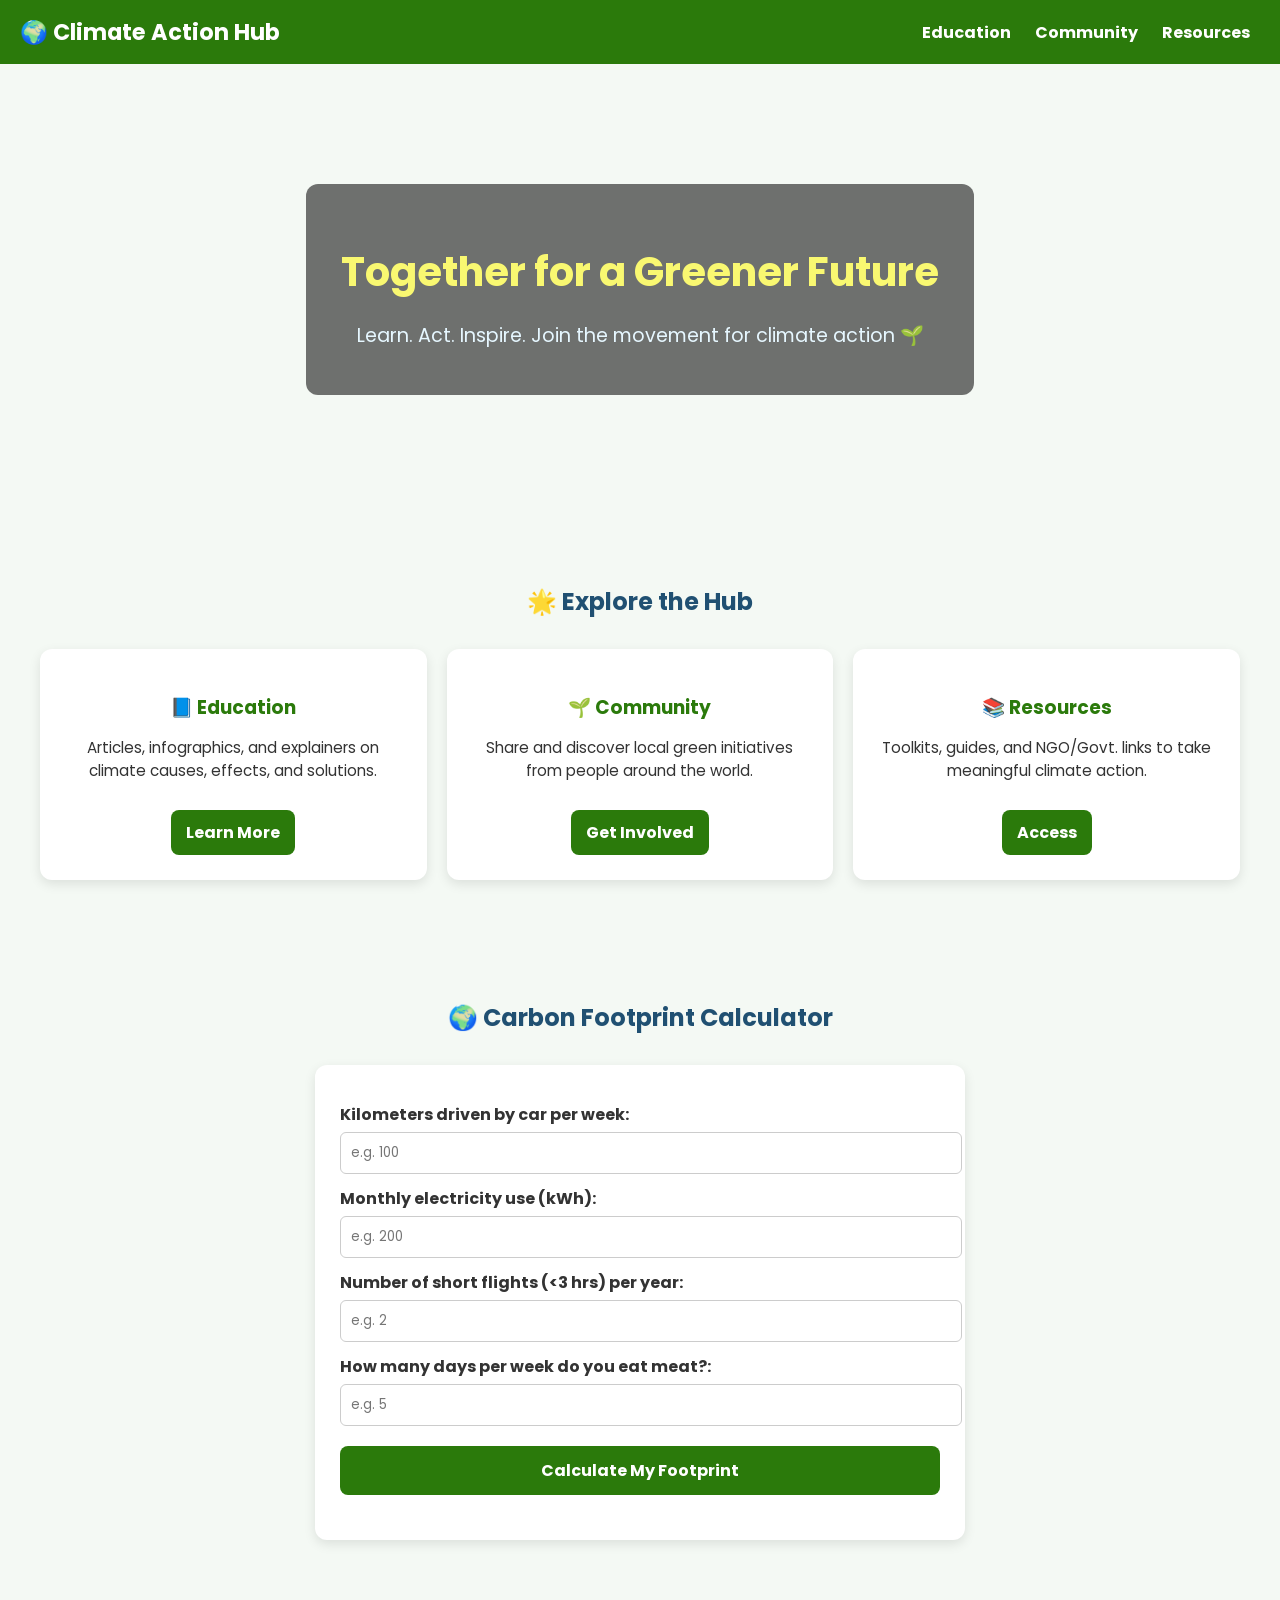
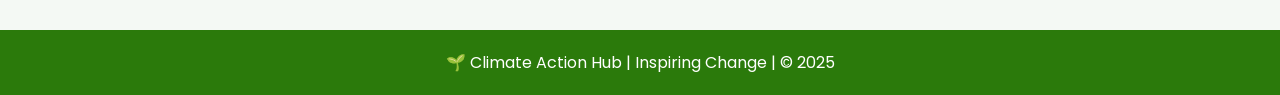
<file: index.html>
<!DOCTYPE html>
<html lang="en">
<head>
  <meta charset="UTF-8">
  <meta name="viewport" content="width=device-width, initial-scale=1.0">
  <title>Climate Action Hub - Home</title>
  <link rel="stylesheet" href="style.css">
   <link rel="preconnect" href="https://fonts.googleapis.com">
    <link rel="preconnect" href="https://fonts.gstatic.com" crossorigin>
    <link href="https://fonts.googleapis.com/css2?family=Poppins:ital,wght@0,100;0,200;0,300;0,400;0,500;0,600;0,700;0,800;0,900;1,100;1,200;1,300;1,400;1,500;1,600;1,700;1,800;1,900&display=swap" rel="stylesheet">
  <!-- Google tag (gtag.js) -->
<script async src="https://www.googletagmanager.com/gtag/js?id=G-Y3TGRFN56H"></script>
<script>
  window.dataLayer = window.dataLayer || [];
  function gtag(){dataLayer.push(arguments);}
  gtag('js', new Date());

  gtag('config', 'G-Y3TGRFN56H');
</script>
</head>
<body>

  <header>
    <h1>🌍 Climate Action Hub</h1>
    <nav>
      <a href="education.html">Education</a>
      <a href="community.html">Community</a>
      <a href="resources.html">Resources</a>
    </nav>
  </header>

  <div class="hero">
    <div class="hero-content">
      <h2>Together for a Greener Future</h2>
      <p>Learn. Act. Inspire. Join the movement for climate action 🌱</p>
    </div>
  </div>

  <section>
    <h2>🌟 Explore the Hub</h2>
    <div class="grid">
      <div class="card">
        <h3>📘 Education</h3>
        <p>Articles, infographics, and explainers on climate causes, effects, and solutions.</p>
        <a href="education.html">Learn More</a>
      </div>
      <div class="card">
        <h3>🌱 Community</h3>
        <p>Share and discover local green initiatives from people around the world.</p>
        <a href="community.html">Get Involved</a>
      </div>
      <div class="card">
        <h3>📚 Resources</h3>
        <p>Toolkits, guides, and NGO/Govt. links to take meaningful climate action.</p>
        <a href="resources.html">Access</a>
      </div>
    </div>
  </section>

  <section>
    <h2>🌍 Carbon Footprint Calculator</h2>
    <div class="calculator">
      <label for="car">Kilometers driven by car per week:</label>
      <input type="number" id="car" placeholder="e.g. 100">

      <label for="electricity">Monthly electricity use (kWh):</label>
      <input type="number" id="electricity" placeholder="e.g. 200">

      <label for="flights">Number of short flights (<3 hrs) per year:</label>
      <input type="number" id="flights" placeholder="e.g. 2">

      <label for="diet">How many days per week do you eat meat?:</label>
      <input type="number" id="diet" placeholder="e.g. 5">

      <button onclick="calculateCarbon()">Calculate My Footprint</button>
      <div class="result" id="result"></div>
    </div>
  </section>

  <footer>
    🌱 Climate Action Hub | Inspiring Change | © 2025
  </footer>

  <script>
    function calculateCarbon() {
      let car = parseFloat(document.getElementById("car").value) || 0;
      let electricity = parseFloat(document.getElementById("electricity").value) || 0;
      let flights = parseFloat(document.getElementById("flights").value) || 0;
      let diet = parseFloat(document.getElementById("diet").value) || 0;

      let carCO2 = car * 0.2 * 52 / 1000; 
      let elecCO2 = electricity * 0.92 * 12 / 1000; 
      let flightCO2 = flights * 0.3; 
      let dietCO2 = diet * 0.5;

      let total = (carCO2 + elecCO2 + flightCO2 + dietCO2).toFixed(2);

      let message = `Your estimated annual carbon footprint is ${total} tons of CO₂.`;
      if(total < 2) {
        message += " 🌟 Great! You're below the sustainable target.";
      } else if(total < 5) {
        message += " 👍 You're doing okay, but there's room to improve.";
      } else {
        message += " ⚠️ High impact! Try reducing flights, car use, and electricity.";
      }

      document.getElementById("result").innerText = message;
    }
  </script>

</body>
</html>
</file>
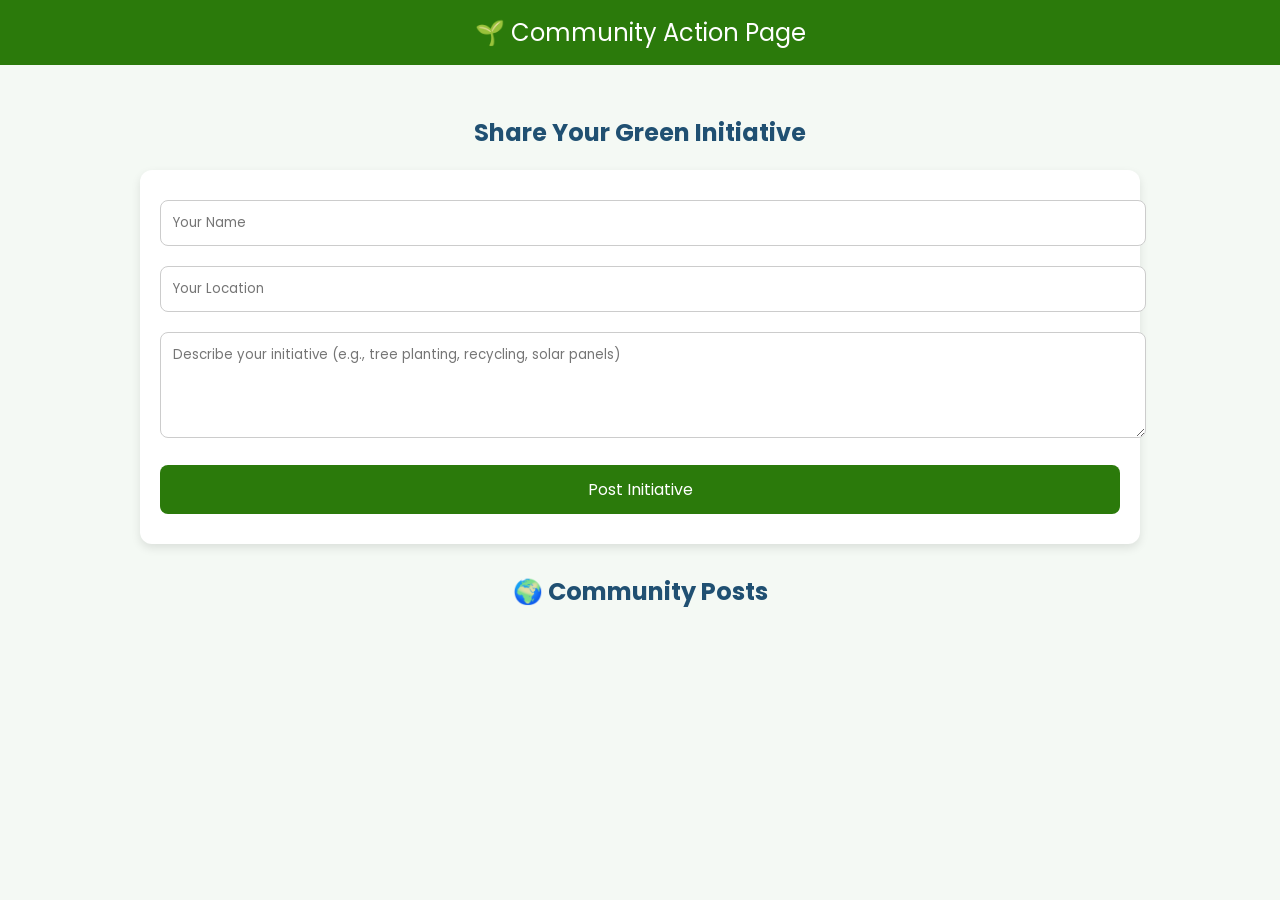
<file: community.html>
<!DOCTYPE html>
<html lang="en">
<head>
  <meta charset="UTF-8">
  <meta name="viewport" content="width=device-width, initial-scale=1.0">
  <link rel="stylesheet" href="community.css">
  <link rel="preconnect" href="https://fonts.googleapis.com">
    <link rel="preconnect" href="https://fonts.gstatic.com" crossorigin>
    <link href="https://fonts.googleapis.com/css2?family=Poppins:ital,wght@0,100;0,200;0,300;0,400;0,500;0,600;0,700;0,800;0,900;1,100;1,200;1,300;1,400;1,500;1,600;1,700;1,800;1,900&display=swap" rel="stylesheet">
  <title>Climate Action Hub - Community section</title>
  
</head>
<body>
  <header>🌱 Community Action Page</header>
  <section>
    <h2>Share Your Green Initiative</h2>
    <form id="initiativeForm">
      <input type="text" id="name" placeholder="Your Name" required>
      <input type="text" id="location" placeholder="Your Location" required>
      <textarea id="initiative" rows="4" placeholder="Describe your initiative (e.g., tree planting, recycling, solar panels)" required></textarea>
      <button type="submit">Post Initiative</button>
    </form>

    <h2>🌍 Community Posts</h2>
    <div id="posts"></div>
  </section>

  <script>
    const form = document.getElementById('initiativeForm');
    const postsContainer = document.getElementById('posts');

    form.addEventListener('submit', function(e) {
      e.preventDefault();

      const name = document.getElementById('name').value;
      const location = document.getElementById('location').value;
      const initiative = document.getElementById('initiative').value;

      // Create new post
      const post = document.createElement('div');
      post.classList.add('post');
      post.innerHTML = `
        <h3>${initiative}</h3>
        <small>👤 ${name} | 📍 ${location}</small>
      `;

      // Add post to container
      postsContainer.prepend(post);

      // Clear form
      form.reset();
    });
  </script>
</body>
</html>
</file>
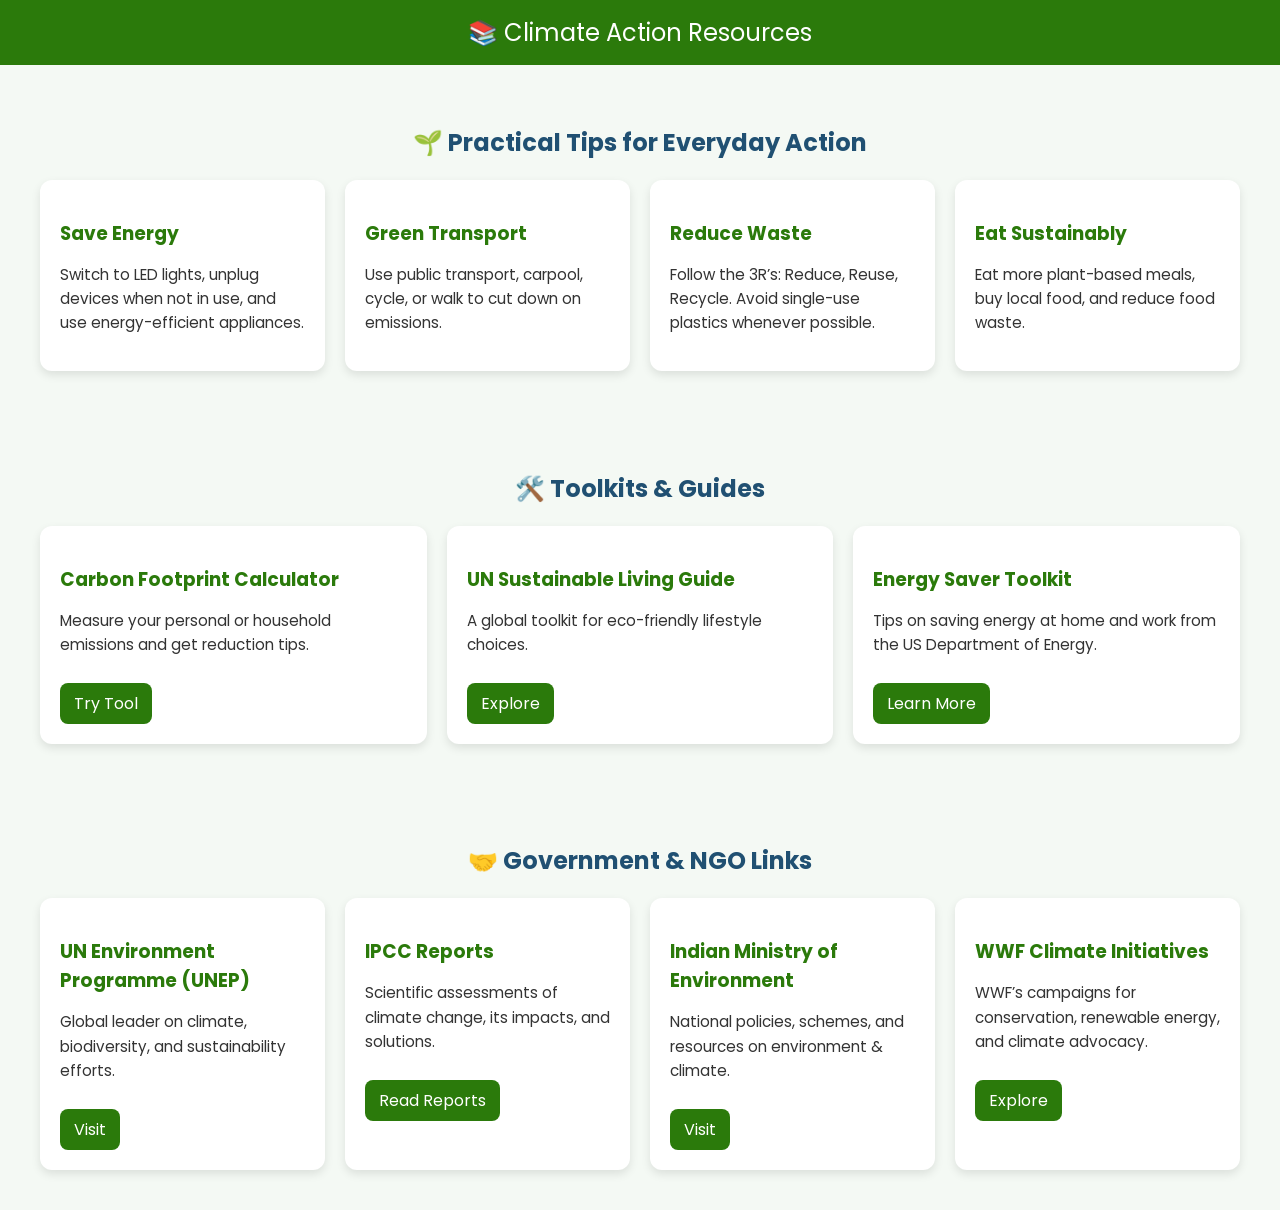
<file: resources.html>
<!DOCTYPE html>
<html lang="en">
<head>
  <meta charset="UTF-8">
  <meta name="viewport" content="width=device-width, initial-scale=1.0">
  <link rel="stylesheet" href="resources.css">
  <link rel="preconnect" href="https://fonts.googleapis.com">
    <link rel="preconnect" href="https://fonts.gstatic.com" crossorigin>
    <link href="https://fonts.googleapis.com/css2?family=Poppins:ital,wght@0,100;0,200;0,300;0,400;0,500;0,600;0,700;0,800;0,900;1,100;1,200;1,300;1,400;1,500;1,600;1,700;1,800;1,900&display=swap" rel="stylesheet">
  <title>Resources - Climate Action Hub</title>
  <style>
    
      
  </style>
</head>
<body>
  <header>📚 Climate Action Resources</header>

  <section>
    <h2>🌱 Practical Tips for Everyday Action</h2>
    <div class="grid">
      <div class="card">
        <h3>Save Energy</h3>
        <p>Switch to LED lights, unplug devices when not in use, and use energy-efficient appliances.</p>
      </div>
      <div class="card">
        <h3>Green Transport</h3>
        <p>Use public transport, carpool, cycle, or walk to cut down on emissions.</p>
      </div>
      <div class="card">
        <h3>Reduce Waste</h3>
        <p>Follow the 3R’s: Reduce, Reuse, Recycle. Avoid single-use plastics whenever possible.</p>
      </div>
      <div class="card">
        <h3>Eat Sustainably</h3>
        <p>Eat more plant-based meals, buy local food, and reduce food waste.</p>
      </div>
    </div>
  </section>

  <section>
    <h2>🛠️ Toolkits & Guides</h2>
    <div class="grid">
      <div class="card">
        <h3>Carbon Footprint Calculator</h3>
        <p>Measure your personal or household emissions and get reduction tips.</p>
        <a href="https://www.carbonfootprint.com/calculator.aspx" target="_blank">Try Tool</a>
      </div>
      <div class="card">
        <h3>UN Sustainable Living Guide</h3>
        <p>A global toolkit for eco-friendly lifestyle choices.</p>
        <a href="https://www.un.org/sustainabledevelopment/takeaction/" target="_blank">Explore</a>
      </div>
      <div class="card">
        <h3>Energy Saver Toolkit</h3>
        <p>Tips on saving energy at home and work from the US Department of Energy.</p>
        <a href="https://www.energy.gov/energysaver/energy-saver" target="_blank">Learn More</a>
      </div>
    </div>
  </section>

  <section>
    <h2>🤝 Government & NGO Links</h2>
    <div class="grid">
      <div class="card">
        <h3>UN Environment Programme (UNEP)</h3>
        <p>Global leader on climate, biodiversity, and sustainability efforts.</p>
        <a href="https://www.unep.org/" target="_blank">Visit</a>
      </div>
      <div class="card">
        <h3>IPCC Reports</h3>
        <p>Scientific assessments of climate change, its impacts, and solutions.</p>
        <a href="https://www.ipcc.ch/" target="_blank">Read Reports</a>
      </div>
      <div class="card">
        <h3>Indian Ministry of Environment</h3>
        <p>National policies, schemes, and resources on environment & climate.</p>
        <a href="https://moef.gov.in/" target="_blank">Visit</a>
      </div>
      <div class="card">
        <h3>WWF Climate Initiatives</h3>
        <p>WWF’s campaigns for conservation, renewable energy, and climate advocacy.</p>
        <a href="https://www.worldwildlife.org/initiatives/climate" target="_blank">Explore</a>
      </div>
    </div>
  </section>
</body>
</html>
</file>
<file: style.css>
*{
    font-family: "Poppins", sans-serif;
}
    body {
      margin: 0;
      font-family: Arial, sans-serif;
      background: #f4f9f4;
      color: #333;
    }
    header {
      background: #2b7a0b;
      color: white;
      padding: 15px 20px;
      display: flex;
      justify-content: space-between;
      align-items: center;
      position: sticky;
      top: 0;
      z-index: 1000;
    }
    header h1 {
      margin: 0;
      font-size: 1.4em;
    }
    nav a {
      color: white;
      text-decoration: none;
      margin: 0 10px;
      font-weight: bold;
    }
    nav a:hover {
      text-decoration: underline;
    }

    
    .hero {
      background: url('https://images.unsplash.com/photo-1508780709619-79562169bc64?auto=format&fit=crop&w=1600&q=80') center/cover no-repeat;
      color: white;
      text-align: center;
      padding: 120px 20px;
      display: flex;
      flex-direction: column;
      justify-content: center;
      align-items: center;
    }
    .hero-content {
      background: rgba(0, 0, 0, 0.55);
      padding: 25px 35px;
      border-radius: 12px;
      max-width: 700px;
    }
    .hero-content h2 {
      font-size: 2.5em;
      margin-bottom: 10px;
      color: #f9f871;
    }
    .hero-content p {
      font-size: 1.2em;
      color: #e6f7ff;
    }


    section {
      padding: 50px 20px;
      max-width: 1200px;
      margin: auto;
    }
    h2 {
      text-align: center;
      margin-bottom: 30px;
      color: #205072;
    }
    .grid {
      display: grid;
      grid-template-columns: repeat(auto-fit, minmax(260px, 1fr));
      gap: 20px;
    }
    .card {
      background: #fff;
      border-radius: 12px;
      padding: 25px;
      text-align: center;
      box-shadow: 0 4px 12px rgba(0,0,0,0.1);
      transition: transform 0.3s;
    }
    .card:hover {
      transform: translateY(-5px);
    }
    .card h3 {
      margin-bottom: 10px;
      color: #2b7a0b;
    }
    .card p {
      font-size: 0.95em;
      line-height: 1.5;
    }
    .card a {
      display: inline-block;
      margin-top: 12px;
      text-decoration: none;
      background: #2b7a0b;
      color: white;
      padding: 10px 15px;
      border-radius: 8px;
      font-weight: bold;
    }
    .card a:hover {
      background: #256507;
    }

    footer {
      background: #2b7a0b;
      color: white;
      text-align: center;
      padding: 20px;
      margin-top: 40px;
    }

    .calculator {
      background: #fff;
      padding: 25px;
      border-radius: 12px;
      box-shadow: 0 4px 12px rgba(0,0,0,0.1);
      max-width: 600px;
      margin: auto;
    }
    .calculator label {
      display: block;
      margin: 12px 0 5px;
      font-weight: bold;
    }
    .calculator input {
      width: 100%;
      padding: 10px;
      border-radius: 6px;
      border: 1px solid #ccc;
    }
    .calculator button {
      margin-top: 20px;
      padding: 12px;
      width: 100%;
      background: #2b7a0b;
      color: white;
      border: none;
      border-radius: 8px;
      font-size: 1em;
      font-weight: bold;
      cursor: pointer;
    }
    .calculator button:hover {
      background: #256507;
    }
    .result {
      margin-top: 20px;
      font-weight: bold;
      text-align: center;
      font-size: 1.2em;
      color: #205072;
    }
</file>
<file: community.css>
*{
    font-family: "Poppins", sans-serif;
}
   body {
      font-family: Arial, sans-serif;
      margin: 0;
      padding: 0;
      background: #f4f9f4;
      color: #333;
    }
    header {
      background: #2b7a0b;
      color: white;
      padding: 15px;
      text-align: center;
      font-size: 1.5em;
    }
    section {
      padding: 30px 20px;
      max-width: 1000px;
      margin: auto;
    }
    h2 {
      text-align: center;
      margin-bottom: 20px;
      color: #205072;
    }
    form {
      background: #fff;
      padding: 20px;
      border-radius: 12px;
      box-shadow: 0 4px 10px rgba(0,0,0,0.1);
      margin-bottom: 30px;
    }
    form input, form textarea, form button {
      width: 100%;
      margin: 10px 0;
      padding: 12px;
      border: 1px solid #ccc;
      border-radius: 8px;
    }
    form button {
      background: #2b7a0b;
      color: white;
      border: none;
      font-size: 1em;
      cursor: pointer;
      transition: 0.3s;
    }
    form button:hover {
      background: #256507;
    }
    .post {
      background: #fff;
      padding: 20px;
      border-radius: 12px;
      box-shadow: 0 4px 10px rgba(0,0,0,0.1);
      margin-bottom: 20px;
    }
    .post h3 {
      margin: 0 0 10px;
      color: #2b7a0b;
    }
    .post small {
      color: gray;
      font-size: 0.9em;
    }
</file>
<file: resources.css>
*{
    font-family: "Poppins", sans-serif;
}
body {
      font-family: Arial, sans-serif;
      margin: 0;
      padding: 0;
      background: #f4f9f4;
      color: #333;
    }
    header {
      background: #2b7a0b;
      color: white;
      padding: 15px;
      text-align: center;
      font-size: 1.5em;
    }
    section {
      padding: 40px 20px;
      max-width: 1200px;
      margin: auto;
    }
    h2 {
      text-align: center;
      margin-bottom: 20px;
      color: #205072;
    }
    .grid {
      display: grid;
      grid-template-columns: repeat(auto-fit, minmax(280px, 1fr));
      gap: 20px;
    }
    .card {
      background: #fff;
      border-radius: 12px;
      padding: 20px;
      box-shadow: 0 4px 10px rgba(0,0,0,0.1);
      transition: transform 0.3s;
    }
    .card:hover {
      transform: translateY(-5px);
    }
    .card h3 {
      margin-bottom: 10px;
      color: #2b7a0b;
    }
    .card p {
      font-size: 0.95em;
      line-height: 1.6;
    }
    .card a {
      display: inline-block;
      margin-top: 10px;
      text-decoration: none;
      color: white;
      background: #2b7a0b;
      padding: 8px 14px;
      border-radius: 8px;
      transition: 0.3s;
    }
    .card a:hover {
      background: #256507;
    }
</file>
